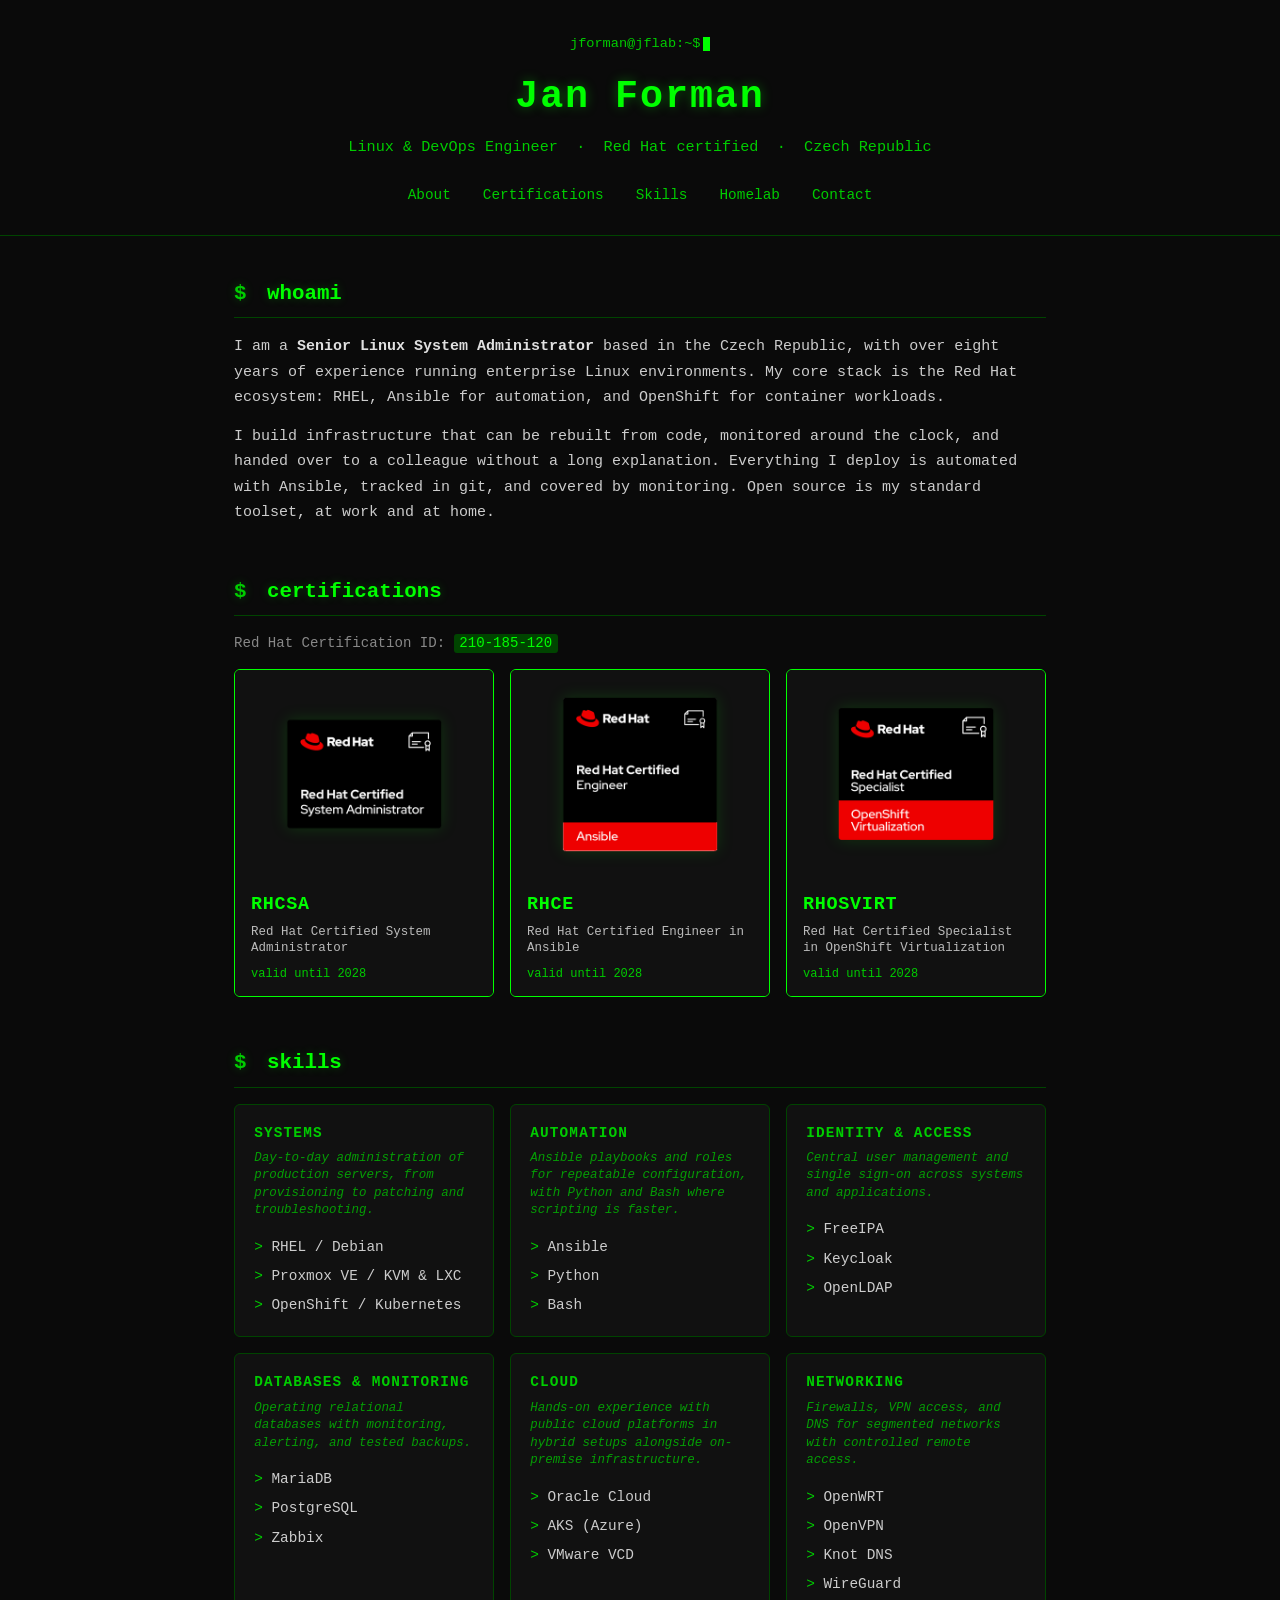
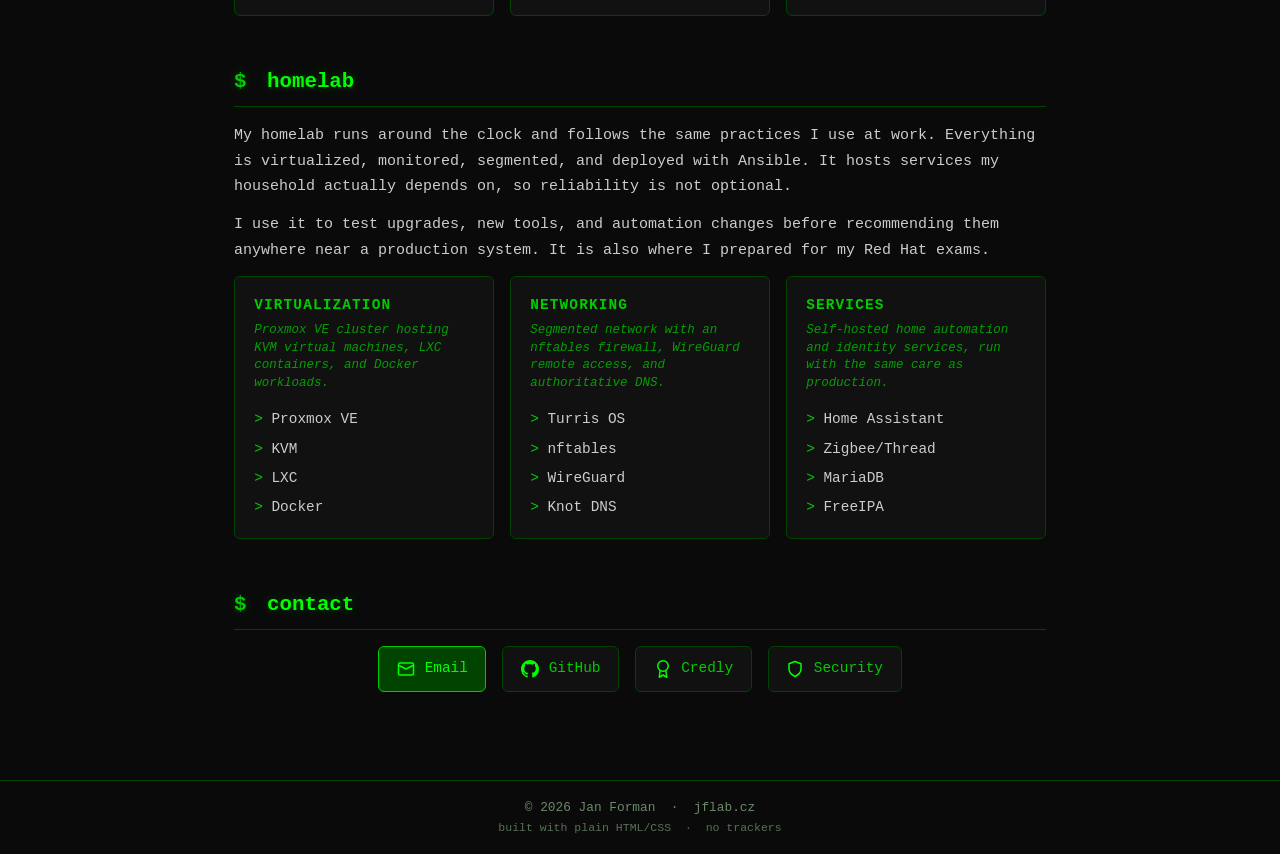
<file: index.html>
<!DOCTYPE html>
<html lang="en">
<head>
  <meta charset="UTF-8" />
  <meta name="viewport" content="width=device-width, initial-scale=1.0" />
  <title>Jan Forman - Linux/DevOps</title>
  <meta name="description" content="Jan Forman, Senior Linux System Administrator and DevOps Engineer in the Czech Republic. Red Hat certified (RHCSA, RHCE, OpenShift), specializing in RHEL, Ansible automation, and open source infrastructure." />
  <meta name="author" content="Jan Forman" />
  <meta name="theme-color" content="#0a0a0a" />
  <link rel="canonical" href="https://www.jflab.cz/" />
  <meta property="og:type" content="website" />
  <meta property="og:url" content="https://www.jflab.cz/" />
  <meta property="og:title" content="Jan Forman - Linux/DevOps" />
  <meta property="og:description" content="Senior Linux System Administrator and DevOps Engineer. Red Hat certified, specializing in RHEL, Ansible automation, and open source infrastructure." />
  <meta name="twitter:card" content="summary" />
  <link rel="author" href="humans.txt" />
  <link rel="icon" type="image/svg+xml" href="static/favicon.svg" />
  <link rel="stylesheet" href="static/styles.css" />
  <script type="application/ld+json">
  {
    "@context": "https://schema.org",
    "@type": "Person",
    "name": "Jan Forman",
    "jobTitle": "Senior Linux System Administrator",
    "description": "Linux & DevOps Engineer specializing in the Red Hat ecosystem, Ansible automation, and OpenShift container platforms.",
    "url": "https://www.jflab.cz/",
    "email": "mailto:jforman@jflab.cz",
    "address": { "@type": "PostalAddress", "addressCountry": "CZ" },
    "sameAs": [
      "https://github.com/jforman96",
      "https://www.credly.com/users/jforman/badges"
    ],
    "knowsAbout": ["Linux", "RHEL", "Ansible", "OpenShift", "Kubernetes", "Proxmox VE", "FreeIPA", "DevOps"],
    "hasCredential": [
      {
        "@type": "EducationalOccupationalCredential",
        "name": "Red Hat Certified System Administrator (RHCSA)",
        "url": "https://www.credly.com/badges/d246caf0-1f53-49b4-b7c9-4481046f3b08",
        "credentialCategory": "certification"
      },
      {
        "@type": "EducationalOccupationalCredential",
        "name": "Red Hat Certified Engineer in Ansible (RHCE)",
        "url": "https://www.credly.com/badges/4d5bcb32-4c9c-4fe3-8deb-33f613a5773c",
        "credentialCategory": "certification"
      },
      {
        "@type": "EducationalOccupationalCredential",
        "name": "Red Hat Certified Specialist in OpenShift Virtualization",
        "url": "https://www.credly.com/badges/fdb47840-4fb1-4d2a-9c6e-414713d9fbb8",
        "credentialCategory": "certification"
      }
    ]
  }
  </script>
</head>
<body>
  <header class="site-header">
    <div class="header-inner">
      <p class="shell-line" aria-hidden="true">jforman@jflab:~$<span class="cursor"></span></p>
      <h1>Jan Forman</h1>
      <p class="tagline">Linux &amp; DevOps Engineer &nbsp;·&nbsp; Red Hat certified &nbsp;·&nbsp; Czech Republic</p>
      <nav class="site-nav" aria-label="Main">
        <a href="#about">About</a>
        <a href="#certifications">Certifications</a>
        <a href="#skills">Skills</a>
        <a href="#homelab">Homelab</a>
        <a href="#contact">Contact</a>
      </nav>
    </div>
  </header>

  <main class="site-main">

<section id="about" class="section">
  <h2><span class="prompt" aria-hidden="true">$</span> whoami</h2>
  <p>
    I am a <strong>Senior Linux System Administrator</strong> based in the Czech Republic, with over eight
    years of experience running enterprise Linux environments. My core stack is the Red Hat ecosystem:
    RHEL, Ansible for automation, and OpenShift for container workloads.
  </p>
  <p>
    I build infrastructure that can be rebuilt from code, monitored around the clock, and handed over to a
    colleague without a long explanation. Everything I deploy is automated with Ansible, tracked in git,
    and covered by monitoring. Open source is my standard toolset, at work and at home.
  </p>
</section>

<section id="certifications" class="section">
  <h2><span class="prompt" aria-hidden="true">$</span> certifications</h2>
  <p class="cert-meta">
    Red Hat Certification ID:
    <a href="https://rhtapps.redhat.com/verify?certId=210-185-120" target="_blank" rel="noopener">
      <code>210-185-120</code>
    </a>
  </p>

  <div class="cert-grid">

    <!-- RHCSA -->
    <div class="cert-card">
      <a class="cert-badge" href="https://www.credly.com/badges/d246caf0-1f53-49b4-b7c9-4481046f3b08" target="_blank" rel="noopener">
        <img src="static/badges/rhcsa.png"
             alt="RHCSA badge" class="cert-img" width="160" height="160" loading="lazy" />
      </a>
      <div class="cert-label">
        <strong>RHCSA</strong>
        <span class="cert-name">Red Hat Certified System Administrator</span>
        <span class="cert-dates">valid until 2028</span>
      </div>
    </div>

    <!-- RHCE (Ansible) -->
    <div class="cert-card">
      <a class="cert-badge" href="https://www.credly.com/badges/4d5bcb32-4c9c-4fe3-8deb-33f613a5773c" target="_blank" rel="noopener">
        <img src="static/badges/ansible.png"
             alt="RHCE badge" class="cert-img" width="160" height="160" loading="lazy" />
      </a>
      <div class="cert-label">
        <strong>RHCE</strong>
        <span class="cert-name">Red Hat Certified Engineer in Ansible</span>
        <span class="cert-dates">valid until 2028</span>
      </div>
    </div>

    <!-- OpenShift Virtualization -->
    <div class="cert-card">
      <a class="cert-badge" href="https://www.credly.com/badges/fdb47840-4fb1-4d2a-9c6e-414713d9fbb8" target="_blank" rel="noopener">
        <img src="static/badges/rhosvirt.png"
             alt="RHOSVIRT badge" class="cert-img" width="160" height="160" loading="lazy" />
      </a>
      <div class="cert-label">
        <strong>RHOSVIRT</strong>
        <span class="cert-name">Red Hat Certified Specialist in OpenShift Virtualization</span>
        <span class="cert-dates">valid until 2028</span>
      </div>
    </div>

  </div>
</section>

<section id="skills" class="section">
  <h2><span class="prompt" aria-hidden="true">$</span> skills</h2>
  <div class="skills-grid">
    <div class="skill-group">
      <h3>Systems</h3>
      <p class="skill-context">Day-to-day administration of production servers, from provisioning to patching and troubleshooting.</p>
      <ul>
        <li>RHEL / Debian</li>
        <li>Proxmox VE / KVM &amp; LXC</li>
        <li>OpenShift / Kubernetes</li>
      </ul>
    </div>
    <div class="skill-group">
      <h3>Automation</h3>
      <p class="skill-context">Ansible playbooks and roles for repeatable configuration, with Python and Bash where scripting is faster.</p>
      <ul>
        <li>Ansible</li>
        <li>Python</li>
        <li>Bash</li>
      </ul>
    </div>
    <div class="skill-group">
      <h3>Identity &amp; Access</h3>
      <p class="skill-context">Central user management and single sign-on across systems and applications.</p>
      <ul>
        <li>FreeIPA</li>
        <li>Keycloak</li>
        <li>OpenLDAP</li>
      </ul>
    </div>
    <div class="skill-group">
      <h3>Databases &amp; Monitoring</h3>
      <p class="skill-context">Operating relational databases with monitoring, alerting, and tested backups.</p>
      <ul>
        <li>MariaDB</li>
        <li>PostgreSQL</li>
        <li>Zabbix</li>
      </ul>
    </div>
    <div class="skill-group">
      <h3>Cloud</h3>
      <p class="skill-context">Hands-on experience with public cloud platforms in hybrid setups alongside on-premise infrastructure.</p>
      <ul>
        <li>Oracle Cloud</li>
        <li>AKS (Azure)</li>
        <li>VMware VCD</li>
      </ul>
    </div>
    <div class="skill-group">
      <h3>Networking</h3>
      <p class="skill-context">Firewalls, VPN access, and DNS for segmented networks with controlled remote access.</p>
      <ul>
        <li>OpenWRT</li>
        <li>OpenVPN</li>
        <li>Knot DNS</li>
        <li>WireGuard</li>
      </ul>
    </div>
  </div>
</section>

<section id="homelab" class="section">
  <h2><span class="prompt" aria-hidden="true">$</span> homelab</h2>
  <p>
    My homelab runs around the clock and follows the same practices I use at work. Everything is
    virtualized, monitored, segmented, and deployed with Ansible. It hosts services my household actually
    depends on, so reliability is not optional.
  </p>
  <p>
    I use it to test upgrades, new tools, and automation changes before recommending them anywhere near a
    production system. It is also where I prepared for my Red Hat exams.
  </p>
  <div class="skills-grid">
    <div class="skill-group">
      <h3>Virtualization</h3>
      <p class="skill-context">Proxmox VE cluster hosting KVM virtual machines, LXC containers, and Docker workloads.</p>
      <ul>
        <li>Proxmox VE</li>
        <li>KVM</li>
        <li>LXC</li>
        <li>Docker</li>
      </ul>
    </div>
    <div class="skill-group">
      <h3>Networking</h3>
      <p class="skill-context">Segmented network with an nftables firewall, WireGuard remote access, and authoritative DNS.</p>
      <ul>
        <li>Turris OS</li>
        <li>nftables</li>
        <li>WireGuard</li>
        <li>Knot DNS</li>
      </ul>
    </div>
    <div class="skill-group">
      <h3>Services</h3>
      <p class="skill-context">Self-hosted home automation and identity services, run with the same care as production.</p>
      <ul>
        <li>Home Assistant</li>
        <li>Zigbee/Thread</li>
        <li>MariaDB</li>
        <li>FreeIPA</li>
      </ul>
    </div>
  </div>
</section>

<section id="contact" class="section">
  <h2><span class="prompt" aria-hidden="true">$</span> contact</h2>
  <div class="contact-links">
    <a class="contact-link contact-link--primary" href="mailto:jforman@jflab.cz">
      <svg class="icon" viewBox="0 0 24 24" width="18" height="18" fill="none" stroke="currentColor" stroke-width="2" stroke-linecap="round" stroke-linejoin="round" aria-hidden="true">
        <rect x="2" y="4" width="20" height="16" rx="2" />
        <path d="m22 7-10 5L2 7" />
      </svg>
      <span>Email</span>
    </a>
    <a class="contact-link" href="https://github.com/jforman96" target="_blank" rel="me noopener">
      <svg class="icon" viewBox="0 0 16 16" width="18" height="18" fill="currentColor" aria-hidden="true">
        <path d="M8 0C3.58 0 0 3.58 0 8c0 3.54 2.29 6.53 5.47 7.59.4.07.55-.17.55-.38 0-.19-.01-.82-.01-1.49-2.01.37-2.53-.49-2.69-.94-.09-.23-.48-.94-.82-1.13-.28-.15-.68-.52-.01-.53.63-.01 1.08.58 1.23.82.72 1.21 1.87.87 2.33.66.07-.52.28-.87.51-1.07-1.78-.2-3.64-.89-3.64-3.95 0-.87.31-1.59.82-2.15-.08-.2-.36-1.02.08-2.12 0 0 .67-.21 2.2.82.64-.18 1.32-.27 2-.27.68 0 1.36.09 2 .27 1.53-1.04 2.2-.82 2.2-.82.44 1.1.16 1.92.08 2.12.51.56.82 1.27.82 2.15 0 3.07-1.87 3.75-3.65 3.95.29.25.54.73.54 1.48 0 1.07-.01 1.93-.01 2.2 0 .21.15.46.55.38A8.01 8.01 0 0 0 16 8c0-4.42-3.58-8-8-8z" />
      </svg>
      <span>GitHub</span>
    </a>
    <a class="contact-link" href="https://www.credly.com/users/jforman/badges" target="_blank" rel="me noopener">
      <svg class="icon" viewBox="0 0 24 24" width="18" height="18" fill="none" stroke="currentColor" stroke-width="2" stroke-linecap="round" stroke-linejoin="round" aria-hidden="true">
        <circle cx="12" cy="8" r="7" />
        <polyline points="8.21 13.89 7 23 12 20 17 23 15.79 13.88" />
      </svg>
      <span>Credly</span>
    </a>
    <a class="contact-link" href=".well-known/security.txt" target="_blank" rel="noopener">
      <svg class="icon" viewBox="0 0 24 24" width="18" height="18" fill="none" stroke="currentColor" stroke-width="2" stroke-linecap="round" stroke-linejoin="round" aria-hidden="true">
        <path d="M12 22s8-4 8-10V5l-8-3-8 3v7c0 6 8 10 8 10z" />
      </svg>
      <span>Security</span>
    </a>
  </div>
</section>

  </main>

  <footer class="site-footer">
    <p>&copy; <span id="year"></span> Jan Forman &nbsp;·&nbsp; jflab.cz</p>
    <p class="footer-note">built with plain HTML/CSS &nbsp;·&nbsp; no trackers</p>
    <script>
      document.getElementById('year').textContent = new Date().getFullYear();
      console.log('%c jforman@jflab:~$ whoami ', 'background:#0a0a0a;color:#00ff00;font-family:monospace;font-size:14px;padding:4px 8px;border:1px solid #004400;');
      console.log('%c' + [
        'Jan Forman',
        '──────────────────────────────────────',
        'Role:     Senior Linux System Administrator',
        'Focus:    RHEL · Ansible · OpenShift',
        'Certs:    RHCSA · RHCE · RHOSVIRT',
        'Verify:   rhtapps.redhat.com/verify?certId=210-185-120',
        'PGP:      gpg --locate-keys jforman@jflab.cz',
        'Contact:  jforman@jflab.cz',
      ].join('\n'), 'color:#00cc00;font-family:monospace;line-height:1.5;');
    </script>
  </footer>

</body>
</html>
</file>
<file: static/styles.css>
/* ── Reset & base ───────────────────────────────── */
*, *::before, *::after { box-sizing: border-box; margin: 0; padding: 0; }

:root {
  --green:      #00ff00;
  --green-dim:  #00cc00;
  --green-dark: #004400;
  --bg:         #0a0a0a;
  --bg-card:    #111111;
  --border:     #1a3a1a;
  --text:       #cccccc;
  --text-muted: #6b8a6b;
  --font:       ui-monospace, SFMono-Regular, Menlo, Consolas, 'Courier New', monospace;
}

html { scroll-behavior: smooth; }

body {
  background: var(--bg);
  color: var(--text);
  font-family: var(--font);
  font-size: 15px;
  line-height: 1.7;
  min-height: 100vh;
  display: flex;
  flex-direction: column;
}

::selection { background: var(--green-dark); color: var(--green); }

a { color: var(--green-dim); text-decoration: none; }
a:hover { color: var(--green); text-decoration: underline; }

:focus-visible {
  outline: 2px solid var(--green);
  outline-offset: 2px;
  border-radius: 2px;
}

code {
  background: var(--green-dark);
  color: var(--green);
  padding: 0.1em 0.4em;
  border-radius: 3px;
  font-family: var(--font);
}

/* ── Header ─────────────────────────────────────── */
.site-header {
  border-bottom: 1px solid var(--green-dark);
  padding: 2rem 1.5rem 1.5rem;
  text-align: center;
}

.header-inner { max-width: 860px; margin: 0 auto; }

.shell-line {
  color: var(--green-dim);
  font-size: 0.85rem;
  margin-bottom: 0.6rem;
}

.cursor {
  display: inline-block;
  width: 0.55em;
  height: 1em;
  margin-left: 0.15em;
  vertical-align: text-bottom;
  background: var(--green);
}

@media (prefers-reduced-motion: no-preference) {
  .cursor { animation: blink 1.1s steps(1) infinite; }
  @keyframes blink { 50% { opacity: 0; } }
}

.site-header h1 {
  color: var(--green);
  font-size: 2.4rem;
  letter-spacing: 0.05em;
  margin-bottom: 0.3rem;
  text-shadow: 0 0 12px rgba(0, 255, 0, 0.35);
}

.tagline {
  color: var(--green-dim);
  font-size: 0.95rem;
  margin-bottom: 1.2rem;
}

.site-nav { display: flex; flex-wrap: wrap; justify-content: center; gap: 0.4rem 1.2rem; }
.site-nav a {
  color: var(--green-dim);
  font-size: 0.9rem;
  padding: 0.2rem 0.4rem;
  border-radius: 3px;
  transition: background 0.15s;
}
.site-nav a:hover { background: var(--green-dark); color: var(--green); text-decoration: none; }

/* ── Main ────────────────────────────────────────── */
.site-main { flex: 1; max-width: 860px; width: 100%; margin: 0 auto; padding: 2.5rem 1.5rem; }

/* ── Sections ────────────────────────────────────── */
.section { margin-bottom: 3rem; }

.section h2 {
  color: var(--green);
  font-size: 1.3rem;
  margin-bottom: 1rem;
  padding-bottom: 0.4rem;
  border-bottom: 1px solid var(--green-dark);
  text-shadow: 0 0 10px rgba(0, 255, 0, 0.25);
}

.prompt { color: var(--green-dim); margin-right: 0.5rem; user-select: none; }

.section p { margin-bottom: 0.8rem; }
.section strong { color: #e0e0e0; }

/* ── Certifications ──────────────────────────────── */
.cert-meta { font-size: 0.88rem; color: #888; margin-bottom: 1.4rem; }

.cert-grid {
  display: grid;
  grid-template-columns: repeat(3, 1fr);
  gap: 1rem;
}

.cert-card {
  border: 1px solid var(--green);
  border-radius: 6px;
  overflow: hidden;
  display: flex;
  flex-direction: column;
}

.cert-badge {
  display: flex;
  justify-content: center;
  align-items: center;
  padding: 1.5rem 1rem;
  background: var(--bg-card);
  text-decoration: none;
}

.cert-badge:hover { background: #161616; }

.cert-img {
  width: 160px;
  height: 160px;
  object-fit: contain;
  display: block;
  filter: drop-shadow(0 0 8px rgba(0, 255, 0, 0.15));
  transition: filter 0.2s;
}

.cert-badge:hover .cert-img {
  filter: drop-shadow(0 0 14px rgba(0, 255, 0, 0.35));
}

.cert-label {
  background: var(--bg-card);
  padding: 0.7rem 1rem;
  display: flex;
  flex-direction: column;
  gap: 0.2rem;
  flex: 1;
}

.cert-label strong {
  color: var(--green);
  font-size: 1.15rem;
  letter-spacing: 0.04em;
}

.cert-name {
  color: #bbb;
  font-size: 0.78rem;
  line-height: 1.3;
  display: block;
  min-height: 2.6em;
}

.cert-dates {
  color: var(--green-dim);
  font-size: 0.75rem;
  margin-top: 0.3rem;
}

/* ── Skills ──────────────────────────────────────── */
.skills-grid {
  display: grid;
  grid-template-columns: repeat(auto-fit, minmax(200px, 1fr));
  gap: 1rem;
}

.skill-group {
  background: var(--bg-card);
  border: 1px solid var(--green-dark);
  border-radius: 6px;
  padding: 1rem 1.2rem;
}

.skill-group h3 {
  color: var(--green-dim);
  font-size: 0.9rem;
  text-transform: uppercase;
  letter-spacing: 0.08em;
  margin-bottom: 0.3rem;
}

.skill-context {
  color: var(--green-dim);
  font-size: 0.78rem;
  font-style: italic;
  opacity: 0.75;
  margin-bottom: 0.6rem;
  line-height: 1.4;
}

.skill-group ul { list-style: none; padding: 0; }
.skill-group li { padding: 0.15rem 0; font-size: 0.9rem; }
.skill-group li::before { content: '> '; color: var(--green-dim); }

/* ── Contact ─────────────────────────────────────── */
.contact-links {
  display: flex;
  flex-wrap: wrap;
  justify-content: center;
  gap: 1rem;
  margin-top: 0.8rem;
}

.contact-link {
  display: flex;
  align-items: center;
  gap: 0.6rem;
  background: var(--bg-card);
  border: 1px solid var(--green-dark);
  border-radius: 6px;
  padding: 0.6rem 1.1rem;
  color: var(--green-dim);
  font-size: 0.9rem;
  text-decoration: none;
  transition: border-color 0.2s, color 0.2s;
}

.contact-link .icon { color: var(--green); flex: none; }

.contact-link:hover {
  border-color: var(--green);
  color: var(--green);
  text-decoration: none;
}

.contact-link--primary {
  background: var(--green-dark);
  border-color: var(--green-dim);
  color: var(--green);
}

.contact-link--primary:hover {
  box-shadow: 0 0 12px rgba(0, 255, 0, 0.25);
}

/* ── Footer ──────────────────────────────────────── */
.site-footer {
  border-top: 1px solid var(--green-dark);
  text-align: center;
  padding: 1rem;
  font-size: 0.8rem;
  color: var(--text-muted);
}

.footer-note { font-size: 0.72rem; opacity: 0.8; }

/* ── Responsive ──────────────────────────────────── */
@media (max-width: 750px) {
  .cert-grid { grid-template-columns: 1fr; }
}

@media (max-width: 500px) {
  .skills-grid { grid-template-columns: 1fr; }
  .site-header h1 { font-size: 1.8rem; }
  .site-main { padding: 1.5rem 1rem; }
}
</file>
